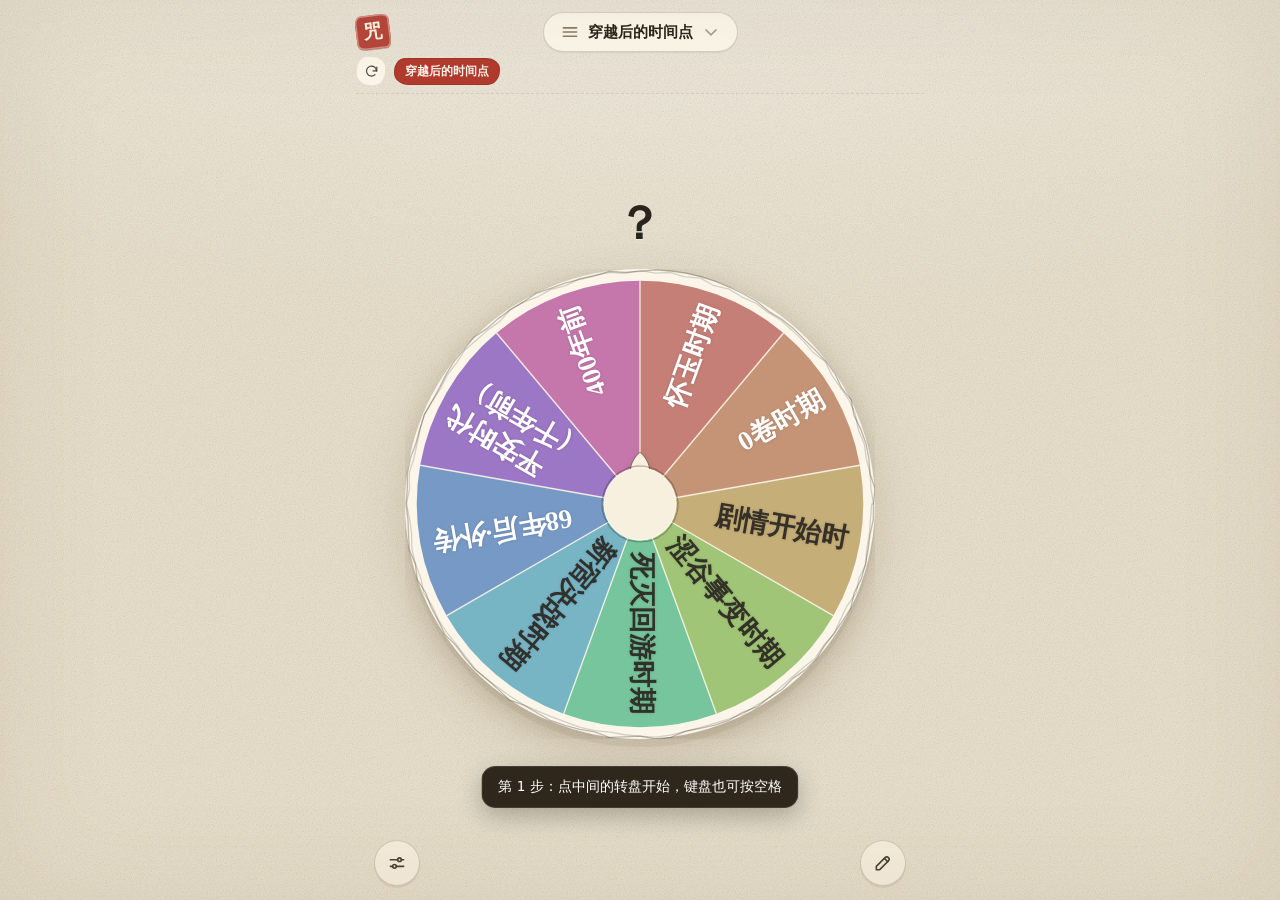
<file: index.html>
<!DOCTYPE html>
<html lang="zh-CN" data-theme="light">
<head>
<meta charset="UTF-8">
<meta name="viewport" content="width=device-width,initial-scale=1,viewport-fit=cover,user-scalable=no">
<meta name="theme-color" content="#F3EFE4">
<meta name="apple-mobile-web-app-capable" content="yes">
<meta name="apple-mobile-web-app-status-bar-style" content="default">
<title>咒术转盘</title>
<link rel="icon" href="favicon.svg" type="image/svg+xml">
<link rel="manifest" href="manifest.webmanifest">
<link rel="stylesheet" href="app.css">
</head>
<body>
<div class="app">
  <header class="topbar">
    <span class="seal" aria-hidden="true">咒</span>
    <button class="title-pill" id="btnSwitch" aria-label="切换或管理转盘" aria-haspopup="dialog">
      <span class="pico" data-icon="menu"></span>
      <span class="pname" id="wheelName">咒术转盘</span>
      <span class="pico chev" data-icon="chevron"></span>
    </button>
  </header>
  <div class="flow-bar" id="flowBar" hidden></div>

  <main class="stage">
    <div class="result" id="result" role="button" tabindex="0" aria-label="当前没有结果" title="点开结果操作">？</div>
    <span class="sr-only" id="resultLive" role="status" aria-live="polite" aria-atomic="true"></span>
    <div class="wheel-wrap" id="wheelWrap"><canvas id="wheel" role="button" tabindex="0" aria-label="旋转当前转盘"></canvas></div>
  </main>

  <footer class="controls">
    <button class="round" id="btnPanel" title="设置与记录" aria-label="设置与记录" data-icon="sliders"></button>
    <button class="round" id="btnEdit" title="编辑当前转盘选项" aria-label="编辑当前转盘选项" data-icon="edit"></button>
  </footer>
</div>

<div class="overlay" id="overlay" role="dialog" aria-modal="true" aria-label="面板">
  <div class="sheet" id="sheet" tabindex="-1"></div>
</div>

<div class="overlay confirm-overlay" id="confirmOverlay" role="dialog" aria-modal="true" aria-labelledby="cTitle" aria-describedby="cDesc">
  <div class="dialog" tabindex="-1">
    <h4 id="cTitle">提示</h4>
    <p id="cDesc"></p>
    <input class="c-input" id="cInput" type="text" hidden>
    <div class="c-acts">
      <button class="btn ghost" id="cCancel">取消</button>
      <button class="btn" id="cOk">确定</button>
    </div>
  </div>
</div>

<div class="toast" id="toast"></div>
<input type="file" id="fileImport" accept=".json,application/json" hidden>

<!-- 插件：普通 <script>（不是 ES module，这样双击 html 也能用），按顺序加载 -->
<script src="js/_ns.js"></script>
<script src="js/random.js"></script>
<script src="js/util.js"></script>
<script src="js/core.js"></script>
<script src="js/icons.js"></script>
<script src="js/sound.js"></script>
<script src="js/spin.js"></script>
<script src="js/multi.js"></script>
<script src="js/wheels.js"></script>
<script src="js/state.js"></script>

<script src="js/growth.js"></script>
<script src="js/navigation.js"></script>
<script src="js/chart.js"></script>
<script src="js/flow.js"></script>
<script src="js/storage.js"></script>
<script src="js/wheelview.js"></script>
<script src="js/views.js"></script>
<script src="js/actions.js"></script>
<script>
(function(){
'use strict';

/* ============================== 命名空间转发 ==============================
   js/*.js 里的工具都挂在 window.ZW 上。这里把它们转成本文件里的短名，
   这样下面的业务代码写法和以前一模一样（$ / esc / clamp / colorOf …）。
   ⚠️ 加新的 js 文件时：在那个文件里 Object.assign(ZW, {...})，
      再到这里补一行转发（顺序要对齐 index.html 里 <script src> 的顺序）。
   ========================================================================= */
const { TAU,
        FONT,
        WFONT,
        PALETTES,
        $,
        $$,
        esc,
        uid,
        num,
        norm,
        clamp,
        random,
        setRandomSeed,
        randomSeed,
        randomDraws,
        replayCode,
        parseReplayCode,
        hslToHex,
        hexToRgb,
        colorOf,
        textOn,
        shuffleArr,
        usePalette,
        paletteOf,
        paletteKeyNow,
        svg,
        ICONS,
        icon,
        audio,
        beep,
        tickSound,
        loadGearSfx,
        playGearSfx,
        gearTick,
        winSound,
        vibrate,
        useAudioConfig,
        hasGearSfx,
        spin,
        animateSpin,
        applySpinFx,
        startSpinFx,
        endSpinFx,
        spinFxKey,
        SPIN_FX,
        setResult,
        setLiveText,
        beginRolling,
        endRolling,
        useSpinHooks,
        prefersReducedMotion,
        FACE_WHEN,
        whenLabel,
        gradeIndex,
        matchWhen,
        isMultiWheel,
        faceSourceName,
        faceCount,
        lastResultOf,
        faceOf,
        optionsOf,
        faceDesc,
        useMultiHooks,
        byRef,
        state,
        chartDwellSec,
        RECOVERY_KEY,
        currentWheel,
        activeOptions,
        layoutSectors,
        seed,
        wheelById,
        save,
        nextOf,
        nextInOrderAfter,
        BASE_FLOW,
        optById,
        wheelOptions,
        STAY,
        END,
        saveSoon,
        makeWheel,
        pushUndo,
        storageStatus,
        CHART_DWELL_MIN,
        profileIndex,
        undoStack,
        findOptionById,
        wheelMatchesFilter,
        inferWheelCategory,
        editFaceIndex,
        faceOptions,
        slotText,
        defaultTargetLabel,
        simulateWheel,
        editOpts,
        editOptsName,
        STATE_VER,
        normalize,
        undoToast,
        version,
        LS_KEY,
        PROFILE_PREFIX,
        loadState,
        storageErrorReset,
        moveWheel,
        makeOption,
        parseBatch,
        addProfile,
        renameProfile,
        deleteProfile,
        undoLast,
        switchProfile,
        WHEEL_CATEGORIES,
        winnerIndex,
        pickIndex,
        addHistory,
        HINT_KEY,
        parseGrade,
        grownLabel,
        ui,
        refreshTitle,
        toast,
        saveRoundChart,
        isOverlayOpen,
        navTo,
        showChartForEnd,
        CHART_SHOW_DELAY,
        chartMidAt,
        showChartThen,
        attrCountUpTo,
        chartLiveDims,
        prevChartOf,
        chartInk,
        chartPositionText,
        CHART_INKS,
        chartInkKey,
        WHEEL_INKS,
        wheelInkKey,
        chartDims,
        chartSlotIndex,
        chartSlots,
        isGradeWheel,
        GRADE_LADDER,
        growHintFor,
        GROW_WORD_MAX,
        askDialog,
        renderSheet,
        drawRadar,
        applyTheme,
        topNav,
        NAV,
        closeSheet,
        navGoBack,
        navCloseAll,
        moveChart,
        createChartSnapshot,
        navBack,
        navDepth,
        hideOverlay,
        navPush,
        chartManualOpen,
        afterChartDismiss,
        applyGrowth,
        brassBall,
        chartAfter,
        chartAutoDwellMs,
        chartColors,
        chartRadiusRatio,
        chartSummary,
        dharmaWheelCanvas,
        dimsUpTo,
        drawDharmaWheel,
        gearAngle,
        gearMotion,
        growLabel,
        growTargetWheel,
        hideToast,
        lastLabelOf,
        navHist,
        openSheet,
        parseGrowth,
        shadeHex,
        showOverlay,
        startChartAnim,
        wheelInk,
        uniqueImportedName,
        renderFlowBar,
        flowDiagnostics,
        WHEEL_DIR,
        fileStatusText,
        importRecoveryRaw,
        dirUsable,
        fileStatusShort,
        resetFlow,
        exportData,
        exportWheelPack,
        saveToFolder,
        reloadFromFiles,
        restoreImportState,
        expandFlowBar,
        roundResultText,
        exportResultCard,
        clearJump,
        switchTo,
        importWheelPackText,
        importDataText,
        flowJump,
        applyWheelFiles,
        buildWheelPack,
        continueFlow,
        downloadCanvasPng,
        downloadJson,
        downloadText,
        faceToFile,
        getDir,
        idbGet,
        idbOpen,
        idbSet,
        importSummary,
        importSummaryText,
        indexFileText,
        loadWheelFiles,
        loopDetected,
        markStorageFailure,
        optionFileLine,
        packWheelIds,
        registerWheelFile,
        replaceStateWithRecovery,
        scheduleFlowCollapse,
        scheduleSync,
        stateOptionCount,
        syncToFolder,
        wait,
        wheelFileName,
        wheelFileText,
        wrapCanvasText,
        setBooting,
        setFileWheelCount,
        setDirUsable,
        draw,
        applyWheelTemplate,
        autoScrollBy,
        beginRowDrag,
        bindEvents,
        canvas,
        chartRowHtml,
        clearRowHold,
        copyText,
        createTemplateWheels,
        cssVar,
        drawHub,
        dropLayerIf,
        editFaceOptions,
        endRowDrag,
        faceEditBar,
        faceSource,
        faceWhenText,
        fitWheel,
        flowModeText,
        fmtTime,
        getRot,
        growHintBlock,
        handleAction,
        onRowPointerMove,
        refreshOptionProbabilities,
        requestDraw,
        resultEl,
        setRot,
        sketchCircle,
        splitTwoLines,
        staleEndWheels,
        storageStatusText,
        switchRow,
        tabContent,
        tabHistory,
        tabSettings,
        tabWheels,
        updateDropLine,
        viewBatch,
        viewChart,
        viewComplete,
        viewFaceWhen,
        viewFaces,
        viewFlowAudit,
        viewManager,
        viewNewChart,
        viewNewPick,
        viewResult,
        viewSimulation,
        viewTarget,
        viewTemplates } = ZW;
/* 多面转盘模块也不认识 state，这里把主逻辑里的东西喂给它 */
useMultiHooks({
  parseGrade: label => parseGrade(label),
  grownLabel: (id, label) => grownLabel(id, label),
  flowPath: () => (state.flow && state.flow.path) || [],
  history: () => state.history || [],
  wheels: () => state.wheels || []
});

/* 图标（svg / ICONS / icon）在 js/icons.js 里 */

/* 维度图自动弹窗的停留时长（秒）→ 规范成 [下限, 上限] 里的数；没设/设成 0 用默认值。
   放在最前面是因为 normalize() 会用到它。 */










function exposeDebug(){
  try { if (localStorage.getItem('zhoushu-wheel.debug') !== '1') return; } catch(e){ return; }
  ZW.__app = {
    version: ZW.version,
    get state(){ return state; },
    get ui(){ return ui; },
    get nav(){ return NAV; },
    openChart: id => {
      const c = id ? (state.charts.filter(x => x.id === id)[0] || null) : state.charts[0];
      if (!c) { toast('还没有维度图'); return null; }
      chartManualOpen();   // 手动打开：别被自动收起打断
      
      ui.chartItem = c;
      navTo('chart');
      return c;
    },
    closeChart: () => navGoBack(),
    spin: () => spin(),
    flowJump: (wid, label) => {
      const w = wheelById(wid) || currentWheel();
      flowJump(w, { label: label || '（调试）' }, label || '（调试）');
      return w;
    },
    draw: () => draw(),
    navTo: view => navTo(view),
    navBack: () => navBack(),
    navCloseAll: () => navCloseAll(),
    importDataText: (text, confirm) => importDataText(text, confirm),
    flowDiagnostics: () => flowDiagnostics(),
    canvasCalls: () => {
      const cv = $('#chartCv');
      if (!cv || !cv.getContext) return null;
      const c = cv.getContext('2d');
      return { width: cv.width, height: cv.height, calls: c && c.__calls ? c.__calls.length : '(真实浏览器里没有记账)' };
    },
    help: 'ZW.__app：state / ui / nav / openChart(id?) / closeChart() / spin() / flowJump(id,label) / draw() / navTo(view) / navBack() / navCloseAll() / importDataText()'
  };
  console.log('调试出口已开启 →', ZW.__app.help);
}

/* 主脚本仍持有的函数也挂到 ZW：先加载的模块（state/flow/storage…）运行时要反查 */
Object.assign(ZW, { boot, exposeDebug, init });

/* ============================== 启动 ============================== */
/* 启动之前把 js/spin.js 需要的依赖注入齐（放在这里是因为要用到上面所有定义） */
useSpinHooks({
  draw:           () => draw(),
  requestDraw:    () => requestDraw(),
  winnerIndex:    (secs, r) => winnerIndex(secs, r),
  layoutSectors:  (opts, w) => layoutSectors(opts, w),
  pickIndex:      opts => pickIndex(opts),
  currentWheel:   () => currentWheel(),
  activeOptions:  w => activeOptions(w),
  setResultLabel: (label, optId) => { ui.resultLabel = label; ui.resultOptId = optId; },
  addHistory:     (w, label) => addHistory(w, label),
  applyGrowth:    label => applyGrowth(label),
  flowJump:       (w, opt, label) => flowJump(w, opt, label),
  clearJump:      () => clearJump(),
  pendingClear:   () => { state.flow.pendingId = ''; },
  expandFlowBar:  () => { ui.flowCollapsed = false; renderFlowBar(); },
  openContent:    () => openSheet('manager', 'content'),
  saveSoon:       () => saveSoon(),
  toast:          (m, o) => toast(m, o),
  copyText:       t => copyText(t),
  config: {
    sound:    () => state.settings.sound !== false,
    vibrate:  () => state.settings.vibrate !== false,
    duration: () => state.settings.duration,
    rolling:  () => state.settings.rolling,
    spinFx:   () => state.settings.spinFx,
    autoFlip: () => state.settings.autoFlip
  }
});

function boot(){
  $$('[data-icon]').forEach(el => { el.innerHTML = icon(el.dataset.icon); });
  refreshTitle();
  applyTheme();
  bindEvents();
  fitWheel();
  requestDraw();
  loadGearSfx();                                  // 提前解码齿轮音，第一次打开维度图就能响
  if ('serviceWorker' in navigator && location.protocol !== 'file:') {
    navigator.serviceWorker.register('./sw.js').catch(() => {});
  }
  setBooting(false);
  exposeDebug();                                  // 开了调试开关才生效（见上面的说明）
  try {
    if (!localStorage.getItem(HINT_KEY)) {
      localStorage.setItem(HINT_KEY, '1');
      setTimeout(() => toast('第 1 步：点中间的转盘开始，键盘也可按空格'), 700);
      setTimeout(() => toast('第 2 步：点顶部名称，可搜索、切换和管理转盘'), 3000);
      setTimeout(() => toast('第 3 步：底部按钮可编辑选项、查看设置与记录'), 5300);
    }
  } catch(e){}
}
function init(){
  const hadLocal = (() => { try { return !!localStorage.getItem(LS_KEY); } catch(e){ return false; } })();
  loadWheelFiles(defs => {
    setFileWheelCount(defs.length);
    /* 关键：默认「浏览器缓存为准」——
       文件只在「第一次打开」或用户点「从文件重新读取」时生效，
       否则网页上的增删改会在刷新后被文件覆盖（以前就是这个坑）。 */
    const useFiles = defs.length && (!hadLocal || state.settings.fromFiles === true);
    if (useFiles) { applyWheelFiles(defs); save(); }
    if (defs.length) {
      getDir(false).then(d => {
        setDirUsable(!!d);
        if (dirUsable && isOverlayOpen() && ui.mtab === 'settings') renderSheet('swap');
      });
    }
    boot();
  });
}
init();
})();
</script>
</body>
</html>
</file>
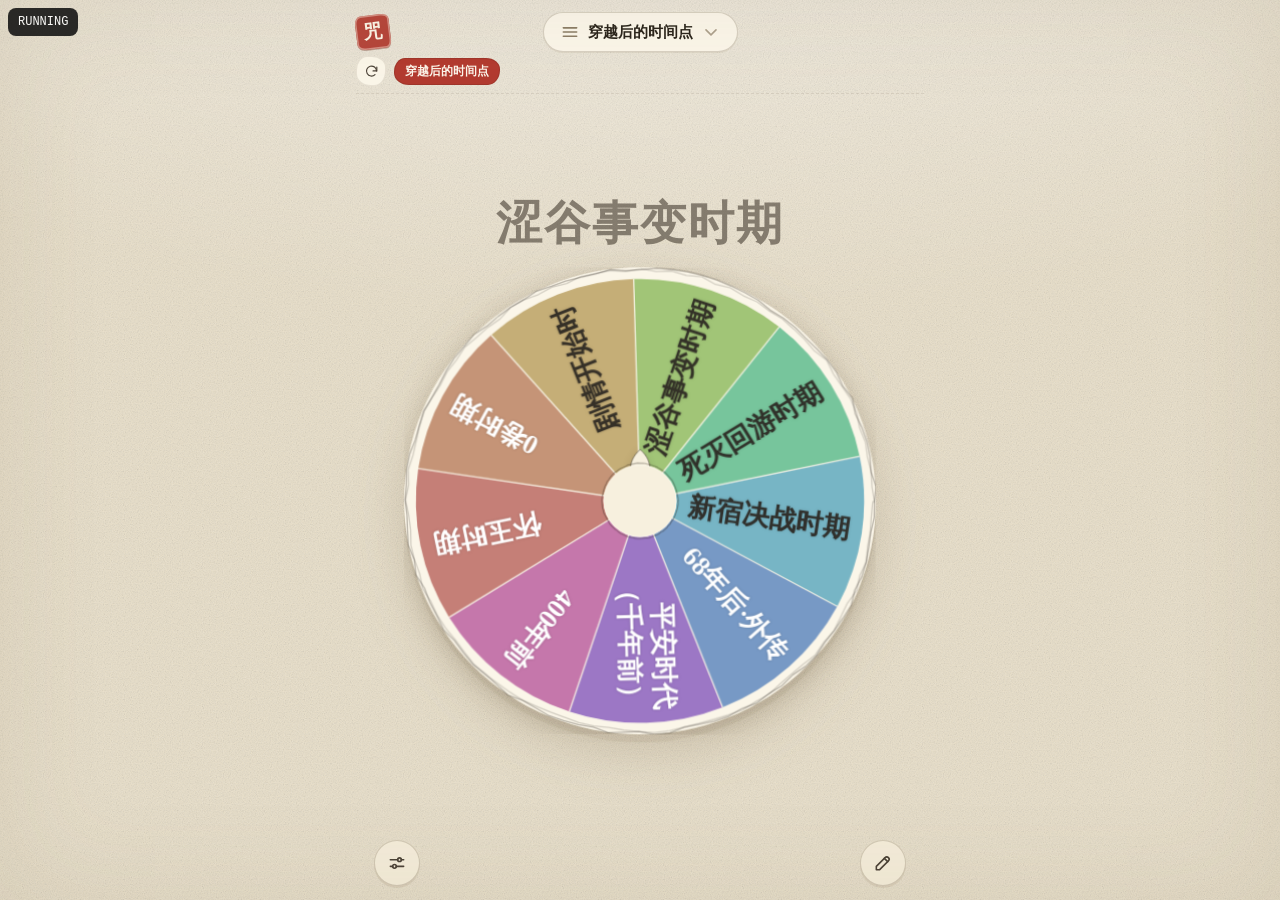
<file: _dev/browser-probe.html>
<!doctype html>
<html lang="zh-CN">
<head>
<meta charset="utf-8">
<meta name="viewport" content="width=device-width,initial-scale=1">
<title>咒术转盘浏览器验证</title>
<style>
html,body,iframe{width:100%;height:100%;margin:0;border:0;overflow:hidden}
#report{position:fixed;z-index:999;left:8px;top:8px;padding:7px 10px;border-radius:8px;background:#111;color:#fff;font:12px monospace;opacity:.88}
body.capture #report{display:none}
</style>
</head>
<body>
<div id="report" data-status="RUNNING">RUNNING</div>
<iframe id="app" title="咒术转盘测试页面"></iframe>
<script>
(function(){
'use strict';
const frame = document.getElementById('app');
const report = document.getElementById('report');
const params = new URLSearchParams(location.search);
const mode = params.get('mode') || 'smoke';
if (mode !== 'smoke') document.body.className = 'capture';
let reloaded = false;
function finish(ok, details){
  report.dataset.status = ok ? 'PASS' : 'FAIL';
  report.textContent = (ok ? 'PASS ' : 'FAIL ') + details;
  document.title = report.textContent;
}
function wait(ms){ return new Promise(resolve => setTimeout(resolve, ms)); }
frame.onload = async function(){
  try {
    const win = frame.contentWindow;
    if (!reloaded) {
      reloaded = true;
      win.localStorage.setItem('zhoushu-wheel.debug', '1');
      win.location.reload();
      return;
    }
    await wait(900);
    const doc = frame.contentDocument;
    const api = win.ZW && win.ZW.__app;
    if (!doc || !api || !api.state || api.state.wheels.length !== 28) throw new Error('未加载 28 个转盘');
    if (mode === 'settings') { doc.getElementById('btnPanel').click(); await wait(350); finish(true, 'settings'); return; }
    if (mode === 'wheels') { doc.getElementById('btnSwitch').click(); await wait(350); finish(true, 'wheels'); return; }
    if (mode === 'chart') {
      const wheel = api.state.wheels.find(item => /^咒力总量$/.test(item.name)) || api.state.wheels[0];
      api.state.flow.path = [{ wheelId:wheel.id, wheel:wheel.name, label:(wheel.options[0] || {}).label || 'A（测试）', at:Date.now() }];
      api.state.charts = [{ id:'browser-chart', name:'浏览器维度图', at:Date.now(), after:'', dims:[] }];
      api.openChart('browser-chart'); await wait(900); finish(true, 'chart'); return;
    }
    api.state.settings.duration = 1;
    await api.spin();
    const result = doc.getElementById('result').textContent.trim();
    if (!result || result === '？') throw new Error('真实旋转没有结果');
    doc.getElementById('btnSwitch').click(); await wait(250);
    if (!doc.getElementById('overlay').classList.contains('open')) throw new Error('转盘面板没有打开');
    api.navCloseAll(); await wait(250);
    doc.getElementById('btnPanel').click(); await wait(250);
    if (!/浏览器存储/.test(doc.getElementById('sheet').textContent)) throw new Error('设置页没有保存状态');
    const before = api.state.wheels.length;
    const bad = await api.importDataText('{bad', async function(){ return true; });
    if (bad.ok || api.state.wheels.length !== before) throw new Error('坏导入破坏了状态');
    history.back(); await wait(250);
    finish(true, 'startup spin panels import history');
  } catch(error) { finish(false, error && error.message || String(error)); }
};
frame.src = '../index.html';
})();
</script>
</body>
</html>
</file>
<file: app.css>
/* 咒术转盘 · 样式表（由 index.html 抽出，双击 index.html 时同目录加载） */
:root{
  --bg:#E9DFC8; --paper:#FBF6E9; --surf:#FBF6E9; --pill:#F7F0DE; --btn:#F3EBD8; --sunken:#F3EBD8;
  --ink:#2A241C; --ink-2:#4A4136; --muted:#8B7C65; --accent:#B23A2F; --accent-soft:rgba(178,58,47,.12);
  --line:rgba(70,56,34,.20); --line-soft:rgba(70,56,34,.10); --seal:#B23A2F;
  --w-ring:#FBF6E9; --w-hub:#F7F0DE; --w-pointer:#F7F0DE; --w-sep:rgba(251,246,233,.88);
  --shadow:0 12px 30px rgba(120,104,75,.18);
  --shadow-1:0 1px 0 rgba(120,100,70,.10);
  --shadow-2:0 1px 0 rgba(120,100,70,.10), 0 10px 22px rgba(112,92,62,.16);
  --shadow-3:0 -2px 0 rgba(120,100,70,.08), 0 -18px 44px rgba(84,66,42,.24);
  --font-hand:"Xingkai SC","Kaiti SC",KaiTi,STKaiti,"Songti SC","Noto Serif SC",serif;
  --font-body:-apple-system,BlinkMacSystemFont,"PingFang SC","Hiragino Sans GB","Microsoft YaHei",system-ui,sans-serif;
  --paper-noise:url("data:image/svg+xml,%3Csvg xmlns='http://www.w3.org/2000/svg' width='180' height='180'%3E%3Cfilter id='n'%3E%3CfeTurbulence type='fractalNoise' baseFrequency='0.85' numOctaves='3' stitchTiles='stitch'/%3E%3CfeColorMatrix type='saturate' values='0'/%3E%3CfeComponentTransfer%3E%3CfeFuncA type='linear' slope='0.32'/%3E%3C/feComponentTransfer%3E%3C/filter%3E%3Crect width='180' height='180' filter='url(%23n)'/%3E%3C/svg%3E");
}
[data-theme="dark"]{
  --bg:#17140F; --paper:#221E17; --surf:#221E17; --pill:#2A2419; --btn:#2A2419; --sunken:#2A2419;
  --ink:#EFE5D2; --ink-2:#CFC2A8; --muted:#9C8D75; --accent:#E07A5F; --accent-soft:rgba(224,122,95,.16);
  --line:rgba(240,226,200,.18); --line-soft:rgba(240,226,200,.09); --seal:#C4503C;
  --w-ring:#2A2419; --w-hub:#17140F; --w-pointer:#17140F; --w-sep:rgba(23,20,15,.6);
  --shadow:0 12px 30px rgba(0,0,0,.55);
  --shadow-1:0 1px 0 rgba(0,0,0,.3);
  --shadow-2:0 1px 0 rgba(0,0,0,.35), 0 10px 22px rgba(0,0,0,.5);
  --shadow-3:0 -2px 0 rgba(0,0,0,.4), 0 -18px 44px rgba(0,0,0,.6);
}
*{box-sizing:border-box;-webkit-tap-highlight-color:transparent}
html,body{height:100%;margin:0}
body{
  background:var(--bg); color:var(--ink); overflow:hidden; overscroll-behavior:none;
  font-family:-apple-system,BlinkMacSystemFont,"PingFang SC","Hiragino Sans GB","Microsoft YaHei",system-ui,sans-serif;
  transition:background .2s,color .2s;
}
input,textarea,select,button{font-family:inherit;font-size:inherit;color:inherit}
.app{
  height:100vh; height:100dvh; max-width:600px; margin:0 auto; display:flex; flex-direction:column;
  padding:calc(env(safe-area-inset-top) + 10px) 16px calc(env(safe-area-inset-bottom) + 14px);
  user-select:none; -webkit-user-select:none;
}
input,textarea{user-select:text;-webkit-user-select:text}
.sr-only{position:absolute!important;width:1px!important;height:1px!important;padding:0!important;margin:-1px!important;overflow:hidden!important;clip:rect(0,0,0,0)!important;white-space:nowrap!important;border:0!important}

/* ---------- 顶栏 ---------- */
.topbar{display:flex;justify-content:center;align-items:center;min-height:44px;flex:0 0 auto}
.title-pill{
  display:inline-flex;align-items:center;gap:8px;max-width:86%;
  background:var(--pill);border:0;border-radius:999px;padding:9px 16px;
  font-size:15px;font-weight:600;color:var(--ink);cursor:pointer;
  transition:transform .15s, background .2s;
}
.title-pill:active{transform:scale(.97)}
.title-pill .pname{overflow:hidden;text-overflow:ellipsis;white-space:nowrap}
.title-pill .pico{display:inline-flex;color:var(--muted)}
.title-pill .chev{opacity:.7}

/* ---------- 舞台 ---------- */
.stage{flex:1 1 auto;min-height:0;display:flex;flex-direction:column;align-items:center;justify-content:center;gap:10px}
.result{
  height:clamp(58px,13vw,70px);line-height:clamp(58px,13vw,70px);font-size:clamp(30px,9.4vw,46px);font-weight:700;letter-spacing:.04em;
  max-width:96%;white-space:nowrap;overflow:hidden;text-overflow:ellipsis;text-align:center;
  color:var(--ink);cursor:pointer;background:transparent;border:0;padding:0;font-family:inherit;
}
.result.small{font-size:clamp(22px,6.6vw,32px)}   /* 只改字号，不改高度（否则转盘会上下跳） */
.result.rolling{color:var(--muted);opacity:.75}
.result.pop{animation:pop .55s cubic-bezier(.2,1.7,.4,1)}
@keyframes pop{0%{transform:scale(.72);opacity:.2}60%{transform:scale(1.06)}100%{transform:scale(1)}}
.wheel-wrap{position:relative;flex:0 0 auto;filter:drop-shadow(0 10px 22px rgba(120,104,75,.18))}
[data-theme="dark"] .wheel-wrap{filter:drop-shadow(0 10px 22px rgba(0,0,0,.55))}
#wheel{width:100%;height:100%;display:block;touch-action:manipulation;cursor:pointer}
.wheel-wrap{transition:transform .12s}
.wheel-wrap:active{transform:scale(.986)}
body.spinning #wheel{cursor:default}
.cdot{display:inline-block;width:10px;height:10px;border-radius:50%;margin-right:5px;vertical-align:-1px;box-shadow:0 0 0 1px rgba(0,0,0,.12) inset}
.hint.warn{color:var(--accent);border-color:rgba(178,58,47,.35)}

/* ---------- 底部控制 ---------- */
.controls{
  flex:0 0 auto;display:flex;align-items:center;justify-content:space-between;gap:14px;margin-top:14px;padding:0 18px;
}
.round{
  width:46px;height:46px;border-radius:50%;border:0;background:var(--btn);color:var(--muted);
  display:grid;place-items:center;cursor:pointer;transition:transform .15s,color .2s;
}
.round:active{transform:scale(.94)}
.round:hover{color:var(--ink)}

/* ---------- 遮罩 / 面板 ---------- */
.overlay{
  position:fixed;inset:0;z-index:40;display:flex;align-items:flex-end;justify-content:center;
  background:rgba(40,33,22,.36);opacity:0;pointer-events:none;transition:opacity .2s;
}
.overlay.open{opacity:1;pointer-events:auto}
.sheet{
  width:min(100%,600px);min-width:0;max-width:100%;max-height:94dvh;background:var(--surf);border-radius:24px 24px 0 0;
  display:flex;flex-direction:column;overflow:hidden;box-shadow:0 -8px 40px rgba(0,0,0,.2);
  transform:translateY(14px);transition:transform .26s cubic-bezier(.2,.8,.2,1);
  padding-bottom:env(safe-area-inset-bottom);
}
.overlay.open .sheet{transform:translateY(0)}
.sheet.full{height:92dvh}
.sheet-head{display:flex;align-items:center;gap:8px;padding:12px 12px 8px;flex:0 0 auto}
.sheet-title{flex:1;margin:0;font-size:15px;font-weight:600;text-align:center}
.sheet-body{flex:1 1 auto;overflow-y:auto;-webkit-overflow-scrolling:touch;padding:4px 14px 20px}
.icon-btn{border:0;background:transparent;color:var(--muted);width:36px;height:36px;border-radius:50%;display:grid;place-items:center;cursor:pointer}
.icon-btn:hover{background:var(--sunken);color:var(--ink)}
.tabs{flex:1;display:flex;background:var(--sunken);border-radius:999px;padding:4px;gap:4px}
.tab{flex:1;border:0;background:transparent;color:var(--muted);border-radius:999px;padding:9px 6px;font-size:13.5px;font-weight:600;cursor:pointer;transition:.18s}
.tab.on{background:var(--surf);color:var(--ink);box-shadow:0 1px 4px rgba(0,0,0,.08)}

/* ---------- 列表与控件 ---------- */
.sec-title{font-size:12.5px;font-weight:700;color:var(--muted);letter-spacing:.06em;margin:18px 4px 8px}
.sec-title:first-child{margin-top:6px}
.list{display:flex;flex-direction:column;gap:8px}
.row{
  display:flex;align-items:center;gap:8px;background:var(--bg);border-radius:16px;padding:10px 10px;
}
.row.cur{outline:2px solid var(--accent);outline-offset:-2px}
.wheel-row{flex-direction:column;align-items:stretch;gap:9px}
.wheel-row .row-acts{justify-content:flex-end;flex-wrap:wrap}
.wheel-row .row-acts .mini[data-act="use"]{margin-right:auto}
.row-main{flex:1 1 auto;min-width:0}.row-main .sub{font-size:11.5px;color:var(--muted);margin-top:3px;padding-left:2px}
.row-acts{display:flex;align-items:center;gap:4px;flex:0 0 auto}
.opt-row{display:grid;grid-template-columns:32px 1fr 62px 30px 30px;gap:7px;align-items:center}
.opt-row.off{opacity:.45}
.his-row{display:flex;align-items:center;padding:11px 14px}
.his-label{font-size:15px;font-weight:600}
.pick-row{
  width:100%;display:flex;align-items:center;justify-content:space-between;gap:10px;border:0;cursor:pointer;
  background:var(--bg);border-radius:16px;padding:15px 16px;font-size:15.5px;font-weight:600;text-align:left;
}
.pick-row.on{background:var(--accent);color:#fff}
.pick-row em{font-style:normal;font-size:12px;color:var(--muted);font-weight:500}
.pick-row.on em{color:rgba(255,255,255,.8)}
input[type=text],input:not([type]),.name-input,.opt-input,.w-input,.ta{
  width:100%;background:var(--surf);border:1px solid var(--line);border-radius:11px;
  padding:9px 11px;font-size:14px;color:var(--ink);outline:none;transition:border-color .15s;
}
.opt-input{padding:8px 10px}
.w-input{padding:8px 6px;text-align:center;font-size:13px}
.opt-row > *,.row-main,.row-switch > *,.tools > *{min-width:0}
.name-input,.opt-input,.w-input{min-width:0}
input:focus,.ta:focus{border-color:var(--accent)}
.ta{min-height:170px;resize:vertical;line-height:1.7;font-size:14px}
input[type=color]{
  -webkit-appearance:none;appearance:none;border:0;padding:0;width:30px;height:30px;border-radius:10px;
  background:transparent;cursor:pointer;overflow:hidden;
}
input[type=color]::-webkit-color-swatch-wrapper{padding:0}
input[type=color]::-webkit-color-swatch{border:1px solid var(--line);border-radius:10px}
.mini{
  display:inline-flex;align-items:center;justify-content:center;gap:5px;border:0;cursor:pointer;
  background:var(--sunken);color:var(--ink);border-radius:11px;padding:8px 11px;font-size:12.5px;font-weight:600;
  min-height:32px;
}
.mini:hover{filter:brightness(.97)}
.mini.on{background:var(--accent);color:#fff}
.mini.danger{color:var(--accent)}
.mini[disabled]{opacity:.34;cursor:default}
.mini svg{width:15px;height:15px}
.btn{
  display:inline-flex;align-items:center;justify-content:center;gap:7px;border:0;cursor:pointer;
  background:var(--accent);color:#fff;border-radius:14px;padding:13px 16px;font-size:14.5px;font-weight:700;
}
.btn.ghost{background:var(--sunken);color:var(--ink)}
.btn.block{width:100%;margin-top:12px}
.btn.danger{background:var(--accent)}
.tools{display:flex;flex-wrap:wrap;gap:8px;margin:10px 0 4px}
.hint{font-size:12px;line-height:1.7;color:var(--muted);margin:10px 4px}
.hint b{color:var(--ink)}
.empty{padding:26px 10px;text-align:center;color:var(--muted);font-size:13.5px}
.row-switch{
  display:flex;align-items:center;justify-content:space-between;gap:12px;background:var(--bg);
  border-radius:14px;padding:12px 14px;font-size:14px;margin-bottom:8px;cursor:pointer;
}
.row-switch input[type=checkbox]{display:none}
.row-switch i{
  flex:0 0 auto;width:44px;height:26px;border-radius:999px;background:rgba(130,120,100,.3);position:relative;transition:.2s;
}
.row-switch i::after{
  content:'';position:absolute;top:3px;left:3px;width:20px;height:20px;border-radius:50%;background:#fff;
  box-shadow:0 1px 3px rgba(0,0,0,.25);transition:.2s;
}
.row-switch input:checked + i{background:var(--accent)}
.row-switch input:checked + i::after{transform:translateX(18px)}
.row-switch input[type=range]{width:130px;max-width:42%;accent-color:var(--accent)}
.row-switch select{
  border:1px solid var(--line);background:var(--surf);border-radius:10px;padding:7px 9px;font-size:13.5px;outline:none;
  max-width:58%;flex:0 1 auto;
}
.row-switch em{font-style:normal;color:var(--muted);font-size:12.5px}
.seg{display:flex;gap:7px;flex-wrap:wrap}
.seg-btn{
  border:0;cursor:pointer;background:var(--bg);color:var(--muted);border-radius:11px;padding:9px 13px;
  font-size:13px;font-weight:600;
}
.seg-btn.on{background:var(--accent);color:#fff}

/* ---------- 分支流程 ---------- */
.flow-bar{display:flex;align-items:center;gap:8px;margin:2px 0 6px;flex:0 0 auto}
.flow-bar[hidden]{display:none}
.flow-reset{
  flex:0 0 auto;width:30px;height:30px;border-radius:50%;border:0;background:var(--btn);color:var(--muted);
  display:grid;place-items:center;cursor:pointer;
}
.flow-reset svg{width:15px;height:15px}
.flow-strip{flex:1 1 auto;display:flex;align-items:center;gap:4px;overflow-x:auto;white-space:nowrap;scrollbar-width:none}
.flow-strip::-webkit-scrollbar{display:none}
.flow-chip{
  flex:0 0 auto;display:inline-flex;align-items:center;gap:4px;border:0;background:var(--btn);color:var(--ink);
  border-radius:999px;padding:5px 10px;font-size:11.5px;cursor:pointer;
}
.flow-chip b{font-weight:600}
.flow-chip i{font-style:normal;color:var(--accent);font-weight:700}
.flow-chip.cur{background:var(--accent);color:#fff;font-weight:600}
.flow-arrow{color:var(--muted);font-size:11px;flex:0 0 auto}
.flow-next{
  flex:0 0 auto;font-size:11.5px;color:var(--accent);font-weight:700;background:rgba(210,69,58,.12);
  border-radius:999px;padding:5px 10px;max-width:36%;overflow:hidden;text-overflow:ellipsis;white-space:nowrap;
  border:0;cursor:pointer;font-family:inherit;
}
.stage{transition:opacity .22s,transform .22s}
.stage.fading{opacity:0;transform:scale(.96)}

.badge{flex:0 0 auto;font-size:10.5px;color:var(--muted);background:var(--sunken);border-radius:999px;padding:3px 7px}
.branch{display:flex;align-items:center;gap:6px;padding-left:7px;border-left:2px solid var(--line);min-height:30px}
.branch .b-label{flex:1 1 auto;min-width:0;font-size:12.5px;overflow:hidden;text-overflow:ellipsis;white-space:nowrap}
.branch.def .b-label{color:var(--muted)}
.slot{
  flex:0 0 auto;display:inline-flex;align-items:center;gap:5px;max-width:58%;cursor:pointer;
  border:1px dashed rgba(120,105,80,.42);border-radius:10px;padding:5px 8px;font-size:11.5px;color:var(--muted);
}
.slot .slot-txt{overflow:hidden;text-overflow:ellipsis;white-space:nowrap}
.slot:not(.empty){border-style:solid;border-color:rgba(210,69,58,.4);color:var(--accent);background:rgba(210,69,58,.07);font-weight:600}
.slot.hot{outline:2px solid var(--accent);outline-offset:1px;background:rgba(210,69,58,.18)}
.chip{
  flex:0 0 auto;display:inline-flex;align-items:center;gap:5px;background:var(--surf);border:1px solid var(--line);
  border-radius:999px;padding:7px 12px;font-size:12.5px;font-weight:600;cursor:grab;touch-action:none;
  user-select:none;-webkit-user-select:none;
}
body.dragging{cursor:grabbing}
.opt-card{background:var(--bg);border-radius:16px;padding:8px 9px}
.opt-card.off{opacity:.45}
.opt-line{display:grid;grid-template-columns:32px 1fr 54px 30px 30px;gap:7px;align-items:center}
.next-btn{
  margin-top:7px;width:100%;display:flex;align-items:center;gap:6px;border:1px dashed rgba(120,105,80,.35);
  background:transparent;color:var(--muted);border-radius:10px;padding:6px 9px;font-size:11.5px;cursor:pointer;text-align:left;
}
.next-btn.set{border-style:solid;border-color:rgba(210,69,58,.35);color:var(--accent);background:rgba(210,69,58,.07);font-weight:600}
.next-btn .nx-t{overflow:hidden;text-overflow:ellipsis;white-space:nowrap}
.prob-line{margin:5px 4px 0;text-align:right;font-size:11px;color:var(--muted)}
.prob-line span{color:var(--accent);font-weight:700}
.prob-summary{margin:7px 3px 10px;font-size:12px;color:var(--muted)}
.prob-summary b{color:var(--ink)}
.audit-summary{margin:8px 0 12px;padding:13px;text-align:center;border-radius:14px;font-weight:700}
.audit-summary.ok{background:rgba(58,132,88,.12);color:#357a50}
.audit-summary.warn{background:var(--accent-soft);color:var(--accent)}
.audit-row{font-size:13px;line-height:1.55}
.audit-row.error{border-color:rgba(178,58,47,.45)}
.sim-table{display:flex;flex-direction:column;border:1px solid var(--line);border-radius:14px;overflow:hidden}
.sim-head,.sim-row{display:grid;grid-template-columns:minmax(0,1fr) 64px 64px;gap:8px;padding:9px 11px;align-items:center}
.sim-head{background:var(--sunken);font-size:11px;color:var(--muted);font-weight:700}
.sim-row{border-top:1px dashed var(--line-soft);font-size:12px}
.sim-row span{overflow:hidden;text-overflow:ellipsis;white-space:nowrap}
.sim-row b,.sim-row em{text-align:right;font-style:normal}
.sim-row b{color:var(--muted)}.sim-row em{color:var(--accent);font-weight:700}
.nx-arrow{font-weight:700;flex:0 0 auto}

/* ---------- 对话框 / toast ---------- */
.confirm-overlay{align-items:center;z-index:60;background:rgba(40,33,22,.42)}
.dialog{
  width:min(84vw,340px);background:var(--surf);border-radius:20px;padding:20px 18px 14px;
  box-shadow:0 18px 50px rgba(0,0,0,.28);transform:scale(.94);transition:transform .2s;
}
.overlay.open .dialog{transform:scale(1)}
.dialog h4{margin:0 0 8px;font-size:16.5px;text-align:center}
.dialog p{margin:0 0 12px;font-size:13.5px;line-height:1.65;color:var(--muted);text-align:center}
.dialog .c-input{margin-bottom:12px;text-align:center}
.c-acts{display:flex;gap:10px}
.c-acts .btn{flex:1}
.c-acts .btn.ghost{background:var(--sunken);color:var(--ink)}
.toast{
  position:fixed;left:50%;bottom:calc(env(safe-area-inset-bottom) + 92px);transform:translate(-50%,14px);
  background:rgba(38,32,24,.94);color:#fff;border-radius:14px;padding:11px 16px;font-size:13.5px;
  display:flex;align-items:center;gap:12px;max-width:88vw;z-index:70;opacity:0;pointer-events:none;
  transition:opacity .22s,transform .22s;box-shadow:0 8px 24px rgba(0,0,0,.25);
}
[data-theme="dark"] .toast{background:rgba(240,236,228,.95);color:#1b1a1e}
.toast.show{opacity:1;transform:translate(-50%,0);pointer-events:auto}
.toast-act{
  border:0;background:transparent;color:#F6B99B;font-weight:700;font-size:13.5px;cursor:pointer;padding:0 2px;white-space:nowrap;
}
[data-theme="dark"] .toast-act{color:var(--accent)}

/* ============================================================
   纸张 · 手绘皮肤（覆盖上面的基础样式）
   ============================================================ */
body{
  background-color:var(--bg);
  background-image:var(--paper-noise), radial-gradient(135% 85% at 50% -18%, rgba(255,255,255,.55), transparent 62%);
  background-repeat:repeat, no-repeat;
  background-attachment:fixed, fixed;
  font-family:var(--font-body);
}
[data-theme="dark"] body{
  background-image:var(--paper-noise), radial-gradient(135% 85% at 50% -18%, rgba(255,232,196,.07), transparent 62%);
}
body::after{
  content:'';position:fixed;inset:0;pointer-events:none;z-index:2;
  box-shadow:inset 0 0 110px rgba(120,95,58,.10);
}
[data-theme="dark"] body::after{box-shadow:inset 0 0 130px rgba(0,0,0,.55)}

/* 手绘感圆角与墨线 */
.row,.opt-card,.node,.pick-row,.row-switch,.dialog,.slot,.next-btn,.mini,.seg,.chip,.node-ref,.his-row,.tabs,.tab,.flow-chip,.flow-next,.flow-reset,.branch{
  border-radius:11px 14px 12px 15px / 14px 11px 15px 12px;
}
.sheet,.dialog,.node,.opt-card,.pick-row,.row,.row-switch,.toast,.node-ref,.his-row{
  border:1.2px solid var(--line);
}
.row,.opt-card,.row-switch,.node,.pick-row,.his-row{background:var(--paper)}
.node,.opt-card{box-shadow:var(--shadow-1)}
input[type=text],input:not([type]),.name-input,.opt-input,.w-input,.ta,.row-switch select{
  background:#FFFDF6;border:1px solid var(--line-soft);
}
[data-theme="dark"] input[type=text],[data-theme="dark"] input:not([type]),[data-theme="dark"] .name-input,
[data-theme="dark"] .opt-input,[data-theme="dark"] .w-input,[data-theme="dark"] .ta,[data-theme="dark"] .row-switch select{
  background:#1B1813;
}
.mini,.seg-btn{background:var(--btn);border:1.1px solid var(--line-soft)}
.mini:hover,.seg-btn:hover{background:var(--sunken)}
.mini.danger{border-color:rgba(178,58,47,.28)}
/* 选项卡片里的一排小按钮：格子放宽、图标放大，手指也好点 */
.opt-card .opt-line{grid-template-columns:32px 1fr 48px 34px 34px;gap:6px}
.opt-card .mini{padding:5px 0;min-height:34px;justify-content:center}
.opt-card .mini svg{width:19px;height:19px}
.opt-card .mini[data-act="autoColor"]{font-size:13px;font-weight:700}
.mini svg{width:16px;height:16px}
.btn{border:1.2px solid rgba(120,40,30,.28);box-shadow:0 3px 0 rgba(150,70,50,.22);background:var(--accent);color:#FDF7EC}
.btn:active{transform:translateY(2px);box-shadow:0 1px 0 rgba(150,70,50,.22)}
.btn.ghost{background:var(--paper);color:var(--ink);border-color:var(--line);box-shadow:0 2px 0 rgba(120,100,70,.12)}
.seg{background:var(--btn);border:1.1px solid var(--line-soft)}
.seg-btn.on{background:var(--accent);border-color:rgba(120,40,30,.3);color:#FDF7EC}
/* 流程开关分组：总开关 + 两个互不影响的子开关 */
.switch-group{
  background:var(--paper);border:1.2px solid var(--line);padding:11px 12px;
  border-radius:11px 14px 12px 15px / 14px 11px 15px 12px;box-shadow:var(--shadow-1);
}
.switch-group > .row-switch{background:transparent;border:0;padding:0;margin:0}
.sub-switches{
  margin:11px 0 0 5px;padding-left:12px;border-left:2px dashed var(--line);
  display:flex;flex-direction:column;gap:10px;
}
.sub-switches .row-switch{background:transparent;border:0;padding:0;margin:0}
.switch-group.off .sub-switches{opacity:.4;pointer-events:none}
.mode-line{
  margin:9px 0 2px;padding:9px 12px;font-size:12.5px;line-height:1.55;font-family:var(--font-hand);
  background:var(--accent-soft);color:var(--accent);
  border-radius:11px 14px 12px 15px / 14px 11px 15px 12px;
}
.mode-line.off{background:var(--sunken);color:var(--muted)}
/* 转盘列表：选择 + 管理合并成一页，点名字进「选项内容」 */
.wheel-open{
  display:flex;align-items:center;gap:9px;flex:1 1 auto;min-width:0;
  border:0;background:transparent;cursor:pointer;padding:1px 2px 3px;text-align:left;font-family:inherit;color:inherit;
}
.wheel-top{display:flex;align-items:center;gap:7px;width:100%}
/* 整框可点 + 按住拖动排序 */
.list{position:relative}
.wheel-row{cursor:pointer;-webkit-touch-callout:none}
.wheel-row.dragging{
  position:relative;z-index:6;background:var(--paper);cursor:grabbing;
  box-shadow:0 14px 28px rgba(96,74,44,.28), 0 2px 0 rgba(120,100,70,.12);
  border-color:rgba(178,58,47,.4);transition:none;
}
.wheel-row.dragging .wheel-open,.wheel-row.dragging .bchip,.wheel-row.dragging .mini{pointer-events:none}
body.row-dragging,body.row-dragging *{cursor:grabbing !important}
.drop-line{
  position:absolute;left:4px;right:4px;height:3px;border-radius:3px;z-index:7;pointer-events:none;
  background:var(--accent);box-shadow:0 0 0 3px var(--accent-soft);
}
.wheel-row.is-branch{background-image:linear-gradient(rgba(178,58,47,.055),rgba(178,58,47,.055))}
.bchip{
  flex:0 0 auto;border:1.1px dashed var(--line);background:transparent;color:var(--muted);
  border-radius:999px;padding:3px 9px;font-size:11px;font-weight:700;cursor:pointer;font-family:inherit;
}
.bchip.on{background:var(--accent);border-style:solid;border-color:rgba(120,40,30,.3);color:#FDF7EC}
.bchip:active{transform:translateY(1px)}
.badge.branch{background:var(--accent);color:#FDF7EC}
/* 列表里插着的属性维度图 */
.chart-item{border-left:3px solid var(--accent);background-image:linear-gradient(rgba(178,58,47,.05),rgba(178,58,47,.05))}
/* 数据文件同步状态条 */
.filestat{
  display:flex;align-items:center;gap:10px;justify-content:space-between;
  background:var(--paper);border:1.2px dashed var(--line);padding:8px 11px;margin:10px 0 2px;
  border-radius:11px 14px 12px 15px / 14px 11px 15px 12px;font-size:12px;color:var(--muted);
}
.filestat.on{border-style:solid;border-color:rgba(178,58,47,.3);color:var(--ink-2)}
.filestat b{color:var(--ink)}
.filestat .mini{flex:0 0 auto}
.wheel-find{margin:4px 0 8px}
.wheel-find input{width:100%;padding:11px 13px;border-radius:13px;background:var(--paper);border:1.2px solid var(--line)}
.wheel-filters{margin-bottom:10px;overflow-x:auto;flex-wrap:nowrap;padding:4px;scrollbar-width:none}
.wheel-filters::-webkit-scrollbar{display:none}
.wheel-filters .seg-btn{white-space:nowrap;padding:7px 10px}
.wheel-cat{font-size:10px}
.wdot{flex:0 0 auto;width:12px;height:12px;border-radius:4px;box-shadow:inset 0 0 0 1px rgba(0,0,0,.12)}
.wname{
  flex:1 1 auto;min-width:0;font-family:var(--font-hand);font-size:15.5px;font-weight:600;
  overflow:hidden;text-overflow:ellipsis;white-space:nowrap;
}
.wmeta{flex:0 0 auto;font-size:11.5px;color:var(--muted)}
.wheel-open:hover .wname{color:var(--accent)}
.wheel-open:active{transform:translateY(1px)}
.edit-head{
  display:flex;align-items:center;gap:8px;background:var(--paper);border:1.2px solid var(--line);
  padding:6px 10px;margin-bottom:10px;border-radius:11px 14px 12px 15px / 14px 11px 15px 12px;
  box-shadow:var(--shadow-1);
}
.edit-head .eh-label{flex:0 0 auto;font-size:12px;color:var(--muted)}
.edit-head select{
  flex:1 1 auto;min-width:0;border:0;background:transparent;outline:none;
  font-family:var(--font-hand);font-size:15px;font-weight:600;color:var(--ink);
}
.sheet{background:var(--paper);background-image:var(--paper-noise);box-shadow:var(--shadow-3)}
.overlay{background:rgba(52,40,24,.40);-webkit-backdrop-filter:blur(3px) saturate(.92);backdrop-filter:blur(3px) saturate(.92)}
.sheet-head{border-bottom:1px dashed var(--line-soft);padding-bottom:10px}
.tabs{background:var(--btn);border:1.1px solid var(--line-soft)}
.tab.on{background:var(--paper);color:var(--ink);box-shadow:0 1px 0 rgba(120,100,70,.12)}
.row-switch i{background:rgba(120,100,70,.32);border:1px solid var(--line-soft)}
.row-switch input:checked + i{background:var(--accent);border-color:rgba(120,40,30,.3)}
.mini.on{background:var(--accent);color:#FDF7EC;border-color:rgba(120,40,30,.3)}
.slot{border-color:rgba(120,100,70,.45)}
.slot:not(.empty){border-color:rgba(178,58,47,.45);background:var(--accent-soft);color:var(--accent)}
.chip{background:var(--paper);border:1.2px solid var(--line);box-shadow:0 1px 0 rgba(120,100,70,.10)}
.chip:active{transform:scale(.97)}
.toast{background:rgba(38,30,20,.95);border-color:rgba(255,255,255,.10)}
.sec-title{
  font-family:var(--font-hand);font-size:14px;letter-spacing:.08em;color:var(--ink-2);
  border-bottom:1px dashed var(--line-soft);padding-bottom:5px;
}
.sheet-title,.node-name,.his-label,.pick-row > span:first-child,.result,.dialog h4{
  font-family:var(--font-hand);font-weight:600;letter-spacing:.03em;
}
.result{font-weight:600;letter-spacing:.04em;text-shadow:0 1px 0 rgba(255,255,255,.5)}
[data-theme="dark"] .result{text-shadow:0 1px 0 rgba(0,0,0,.4)}
.result.rolling{color:var(--ink-2);opacity:.62;text-shadow:none}

/* 印章 */
.seal{
  position:absolute;left:0;top:50%;width:34px;height:34px;margin-top:-17px;transform:rotate(-7deg);
  display:grid;place-items:center;background:var(--seal);color:#FDF6E7;
  border-radius:6px 8px 5px 8px / 8px 5px 8px 6px;font-family:var(--font-hand);font-size:19px;font-weight:700;
  box-shadow:0 1px 0 rgba(100,40,25,.35), inset 0 0 0 1.5px rgba(255,246,231,.42);
  opacity:.93;pointer-events:none;
}
.topbar{position:relative}
.title-pill{max-width:78%;border:1.2px solid var(--line);box-shadow:0 1px 0 rgba(120,100,70,.10);background:var(--paper)}
.title-pill:active{transform:scale(.97) rotate(-.4deg)}
.round{background:var(--btn);border:1.2px solid var(--line);box-shadow:0 2px 0 rgba(120,100,70,.12);color:var(--ink-2)}
.round:hover{background:var(--paper);color:var(--accent)}
.round:active{transform:translateY(1px);box-shadow:0 1px 0 rgba(120,100,70,.12)}
.flow-bar{
  border-bottom:1px dashed var(--line-soft);padding-bottom:7px;margin-bottom:8px;
}
.flow-chip{background:var(--paper);border:1.1px solid var(--line-soft)}
.flow-chip.cur{background:var(--accent);border-color:rgba(120,40,30,.3);color:#FDF7EC}
.flow-reset{background:var(--paper);border:1.1px solid var(--line-soft);color:var(--ink-2)}
.flow-next{background:var(--accent-soft);border:1.1px dashed rgba(178,58,47,.45);color:var(--accent)}
.chart-wrap{width:100%;max-width:390px;margin:4px auto 0;aspect-ratio:1/1}
.chart-wrap canvas{width:100%;height:100%;display:block}
/* 维度图：面板居中、图尽量大 */
.overlay.center{align-items:center}
.overlay.center .sheet{border-radius:22px;max-height:92dvh;box-shadow:0 14px 60px rgba(0,0,0,.28)}
.overlay.center.closing .sheet{transform:translateY(24px) scale(.98);opacity:0}
.sheet.chart-sheet .sheet-body{display:flex;align-items:center;justify-content:center;padding:2px 10px 14px;overflow:hidden}
.sheet.chart-sheet .chart-wrap{max-width:min(620px, 78dvh);margin:0 auto}
@media (max-height:640px){ .sheet.chart-sheet .chart-wrap{max-width:min(560px, 72dvh)} }
.chart-meta{text-align:center;font-size:12.5px;color:var(--muted);margin:6px 0 12px}
.chart-meta b{color:var(--accent);font-size:15px;font-family:var(--font-hand)}
.flow-next.paused{background:var(--sunken);color:var(--muted);border-color:var(--line);border-style:solid}
.flow-collapsed{
  display:inline-flex;align-items:center;gap:6px;border:1.1px dashed var(--line);background:var(--paper);
  color:var(--ink-2);border-radius:11px 14px 12px 15px / 14px 11px 15px 12px;padding:6px 11px;
  font-size:12px;font-weight:600;cursor:pointer;flex:0 0 auto;
}
.flow-collapsed svg{width:14px;height:14px;color:var(--accent)}
.flow-bar.collapsed .flow-strip{display:none}
.flow-bar.collapsed .flow-reset{display:none}
canvas{filter:none}
.wheel-wrap{filter:drop-shadow(0 8px 0 rgba(120,100,70,.10)) drop-shadow(0 16px 26px rgba(100,80,50,.20))}
[data-theme="dark"] .wheel-wrap{filter:drop-shadow(0 8px 0 rgba(0,0,0,.35)) drop-shadow(0 16px 26px rgba(0,0,0,.55))}

/* 焦点可见 & 动效 */
:focus-visible{outline:2.5px solid var(--accent);outline-offset:2px}
.sheet:focus{outline:none}
@keyframes sheetUp{from{transform:translateY(30px);opacity:.5}to{transform:translateY(0);opacity:1}}
@keyframes innerPush{from{transform:translateX(26px);opacity:0}to{transform:translateX(0);opacity:1}}
@keyframes innerPop{from{transform:translateX(-22px);opacity:0}to{transform:translateX(0);opacity:1}}
@keyframes innerSwap{from{transform:translateY(8px);opacity:0}to{transform:translateY(0);opacity:1}}
.overlay.open .sheet{animation:sheetUp .26s cubic-bezier(.2,.8,.2,1)}
.overlay.closing{pointer-events:none}
.overlay.closing .sheet{transform:translateY(100%);opacity:.4;transition:transform .2s cubic-bezier(.4,0,1,1),opacity .2s}
.sheet-inner{display:flex;flex-direction:column;flex:1 1 auto;min-height:0;height:100%}
.sheet-inner.push{animation:innerPush .24s cubic-bezier(.2,.8,.2,1)}
.sheet-inner.pop{animation:innerPop .22s cubic-bezier(.2,.8,.2,1)}
.sheet-inner.swap{animation:innerSwap .18s ease-out}
.action-list{display:flex;flex-direction:column;gap:9px;margin-top:6px}
.action-row{
  display:flex;align-items:center;gap:11px;width:100%;text-align:left;cursor:pointer;
  background:var(--paper);border:1.2px solid var(--line);padding:13px 14px;font-size:15px;font-weight:600;
  border-radius:11px 14px 12px 15px / 14px 11px 15px 12px;box-shadow:var(--shadow-1);
  font-family:var(--font-hand);letter-spacing:.03em;
}
.action-row:hover{background:var(--sunken)}
.action-row:active{transform:translateY(1px)}
.action-row .ai{width:22px;display:grid;place-items:center;color:var(--accent);flex:0 0 auto}
.action-row em{font-style:normal;color:var(--muted);font-size:12.5px;font-family:var(--font-body);margin-left:auto}
.action-row.danger{color:var(--accent);border-color:rgba(178,58,47,.35)}
.result-hero{
  font-family:var(--font-hand);font-size:clamp(30px,10vw,46px);font-weight:600;text-align:center;
  padding:6px 0 2px;word-break:break-all;
}
.complete-seal{width:54px;height:54px;margin:4px auto 8px;display:grid;place-items:center;border-radius:14px;background:var(--accent);color:#fff;font-family:var(--font-hand);font-size:30px;transform:rotate(-3deg)}
.complete-stats{display:flex;justify-content:center;gap:22px;color:var(--muted);font-size:12px;margin:8px 0 14px}
.complete-stats b{color:var(--accent);font-size:18px;margin-right:4px}
.complete-path{list-style:none;margin:0 0 14px;padding:0;display:flex;flex-direction:column;gap:7px}
.complete-path li{display:flex;gap:10px;align-items:baseline;padding:9px 11px;background:var(--bg);border-radius:12px;font-size:12px}
.complete-path li span{color:var(--muted);flex:1}
.complete-path li b{color:var(--ink);text-align:right}
@media (prefers-reduced-motion: reduce){
  *{animation-duration:.001ms !important;animation-iteration-count:1 !important;transition-duration:.001ms !important}
}
</file>
